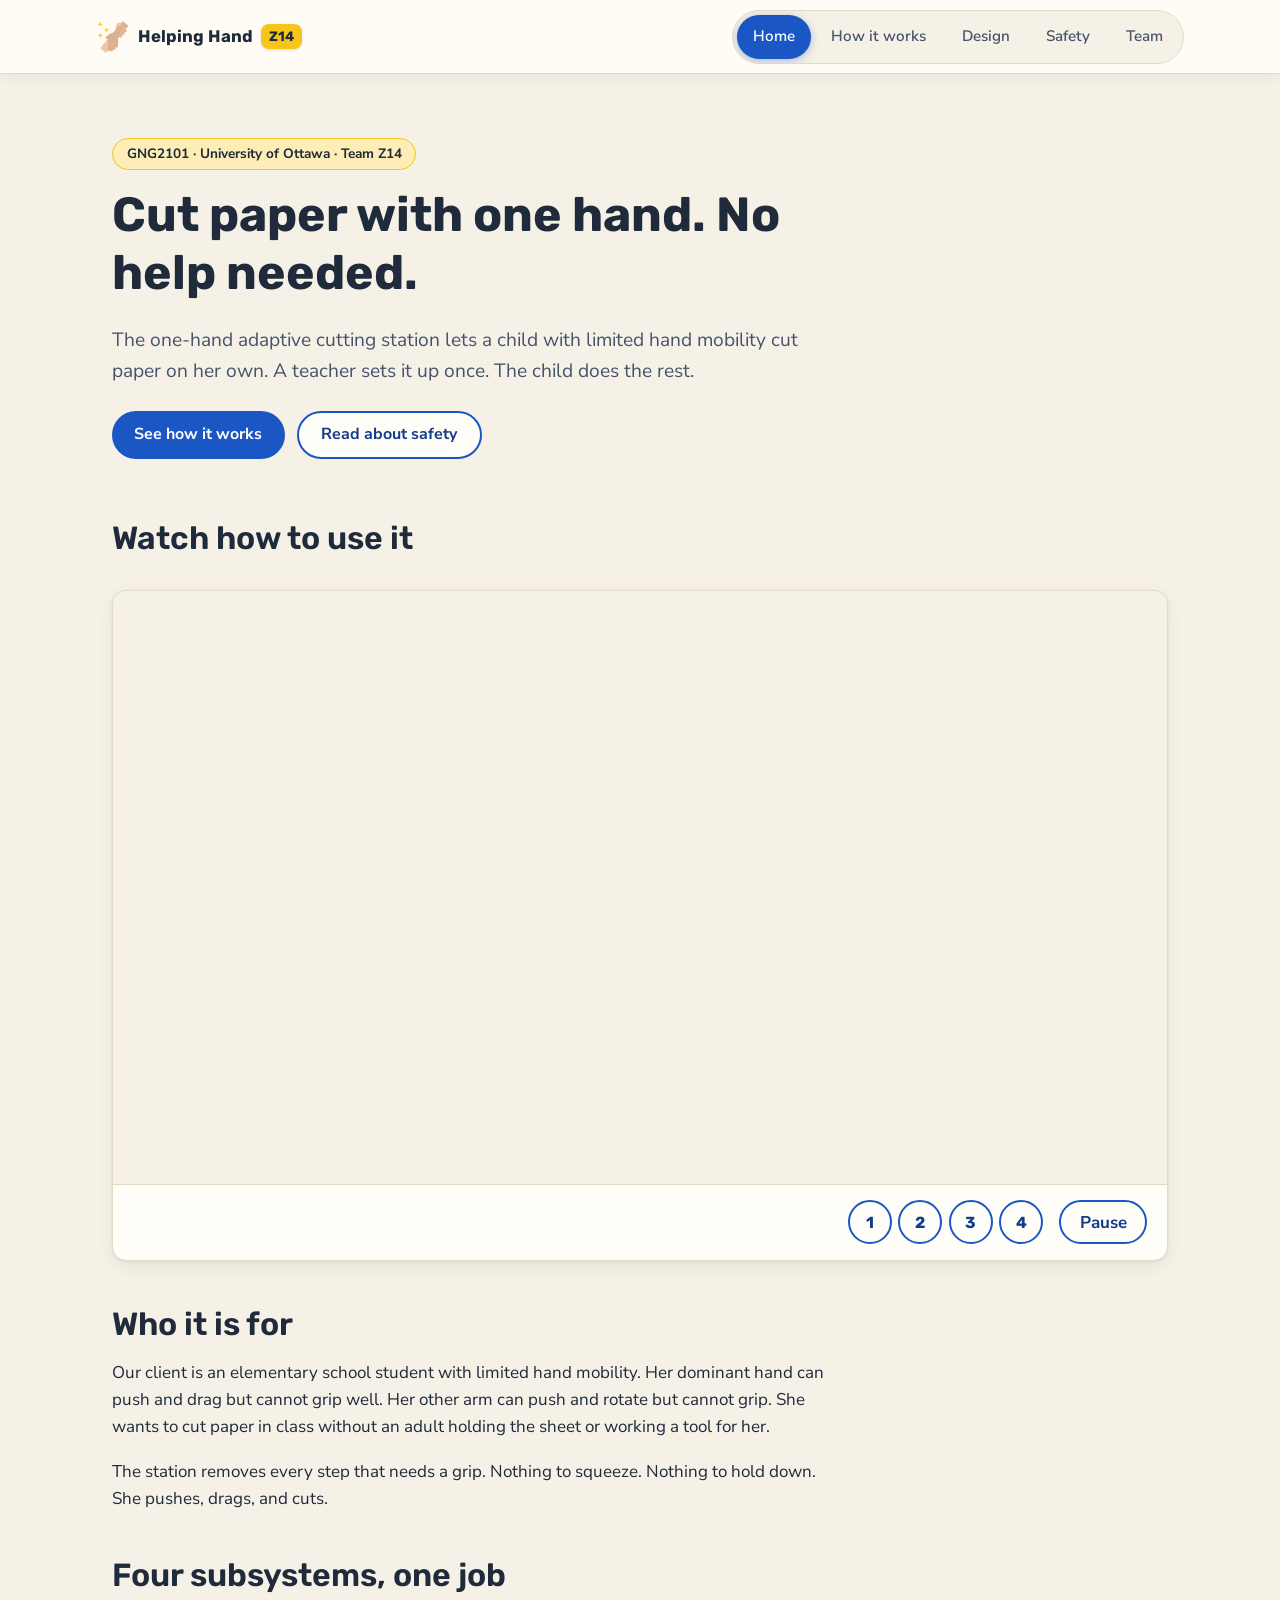
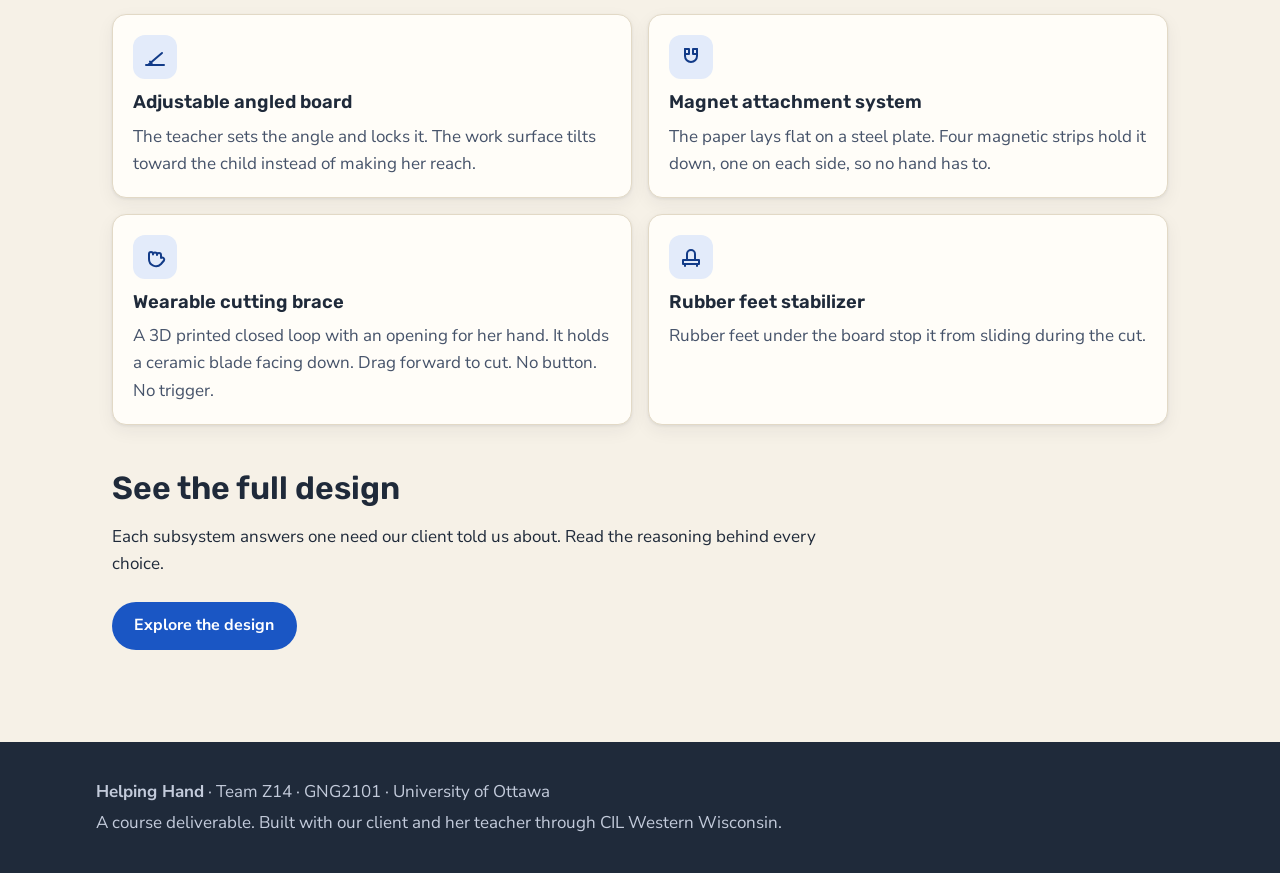
<file: index.html>
﻿<!DOCTYPE html>
<html lang="en">
<head>
  <meta charset="UTF-8">
  <meta name="viewport" content="width=device-width, initial-scale=1, viewport-fit=cover">
  <meta name="description" content="A one-hand adaptive cutting station that lets a child with limited hand mobility cut paper independently. Built by Team Z14 for GNG2101 at the University of Ottawa.">
  <title>One-Hand Adaptive Cutting Station | Helping Hand</title>
  <link rel="icon" href="logo.png" type="image/png">
  <link rel="stylesheet" href="styles.css">
  <style>
    /* How-to video: a four-scene animated sequence on one 24s loop */
    .howto-video {
      background: var(--surface);
      border: 1px solid var(--line);
      border-radius: var(--radius);
      box-shadow: var(--shadow);
      overflow: hidden;
      margin: 2rem 0 0;
    }
    .howto-video svg { display: block; width: 100%; height: auto; }
    .howto-video .vbar {
      display: flex;
      flex-wrap: wrap;
      align-items: center;
      gap: 0.75rem 1rem;
      padding: 0.75rem 1.25rem;
      border-top: 1px solid var(--line);
    }
    .vcaps {
      position: relative;
      flex: 1;
      min-height: 3em;
      display: grid;
    }
    .vcap {
      grid-area: 1 / 1;
      margin: 0;
      align-self: center;
      font-weight: 600;
      color: var(--ink-soft);
      opacity: 0;
    }
    .video-toggle {
      flex-shrink: 0;
      min-height: 44px;
      min-width: 88px;
      border: 2px solid var(--blue);
      background: var(--surface);
      color: var(--blue-dark);
      font: inherit;
      font-weight: 700;
      border-radius: 999px;
      padding: 0.4rem 1.1rem;
      cursor: pointer;
      touch-action: manipulation;
      transition: background 200ms ease-out;
    }
    .video-toggle:hover { background: var(--blue-tint); }

    .vnums { display: flex; gap: 0.4rem; flex-shrink: 0; }
    .vnum {
      width: 44px;
      height: 44px;
      border-radius: 50%;
      border: 2px solid var(--blue);
      background: var(--surface);
      color: var(--blue-dark);
      font-family: 'Rubik', sans-serif;
      font-weight: 700;
      font-size: 1rem;
      cursor: pointer;
      touch-action: manipulation;
      transition: background 200ms ease-out, transform 150ms ease-out;
    }
    .vnum:hover { background: var(--blue-tint); }
    .vnum:active { transform: scale(0.94); }

    /* Phone view: caption on top, numbers and pause spaced on one row below */
    @media (max-width: 600px) {
      .vcaps { flex-basis: 100%; }
      .vnums { flex: 1; justify-content: space-between; }
    }

    .scene { opacity: 0; }

    .howto-video.no-anim * { animation: none !important; }

    @media (prefers-reduced-motion: no-preference) {
      .scene.s1 { animation: sc1 24s ease-in-out infinite; }
      .scene.s2 { animation: sc2 24s ease-in-out infinite; }
      .scene.s3 { animation: sc3 24s ease-in-out infinite; }
      .scene.s4 { animation: sc4 24s ease-in-out infinite; }
      .vcap.c1 { animation: sc1 24s ease-in-out infinite; }
      .vcap.c2 { animation: sc2 24s ease-in-out infinite; }
      .vcap.c3 { animation: sc3 24s ease-in-out infinite; }
      .vcap.c4 { animation: sc4 24s ease-in-out infinite; }

      .anim-board    { animation: kb-board 24s ease-in-out infinite; transform-origin: 300px 366px; }
      .anim-lock     { animation: kb-lock 24s ease-in-out infinite; }
      .anim-paper2   { animation: kb-paper 24s ease-out infinite; }
      .st-top        { animation: kb-st-top 24s ease-out infinite; }
      .st-right      { animation: kb-st-right 24s ease-out infinite; }
      .st-bottom     { animation: kb-st-bottom 24s ease-out infinite; }
      .st-left       { animation: kb-st-left 24s ease-out infinite; }
      .anim-brace-on { animation: kb-brace-on 24s ease-out infinite; }
      .anim-brace-cut{ animation: kb-brace-cut 24s ease-in-out infinite; }
      .anim-cutline  { animation: kb-cutline 24s ease-in-out infinite; }

      @keyframes sc1 { 0%, 23% { opacity: 1; } 25%, 100% { opacity: 0; } }
      @keyframes sc2 { 0%, 25% { opacity: 0; } 27%, 48% { opacity: 1; } 50%, 100% { opacity: 0; } }
      @keyframes sc3 { 0%, 50% { opacity: 0; } 52%, 73% { opacity: 1; } 75%, 100% { opacity: 0; } }
      @keyframes sc4 { 0%, 75% { opacity: 0; } 77%, 97% { opacity: 1; } 100% { opacity: 0; } }

      @keyframes kb-board { 0%, 6% { transform: rotate(-6deg); } 16%, 100% { transform: rotate(-28deg); } }
      @keyframes kb-lock  { 0%, 16% { opacity: 0; } 19%, 100% { opacity: 1; } }
      @keyframes kb-paper { 0%, 27% { opacity: 0; transform: translateY(-40px); } 32%, 100% { opacity: 1; transform: none; } }
      @keyframes kb-st-top    { 0%, 33% { opacity: 0; transform: translateY(-16px); } 35.5%, 100% { opacity: 1; transform: none; } }
      @keyframes kb-st-right  { 0%, 36% { opacity: 0; transform: translateX(16px); }  38.5%, 100% { opacity: 1; transform: none; } }
      @keyframes kb-st-bottom { 0%, 39% { opacity: 0; transform: translateY(16px); }  41.5%, 100% { opacity: 1; transform: none; } }
      @keyframes kb-st-left   { 0%, 42% { opacity: 0; transform: translateX(-16px); } 44.5%, 100% { opacity: 1; transform: none; } }
      @keyframes kb-brace-on  { 0%, 53% { opacity: 0; transform: translateY(-120px); } 56% { opacity: 1; } 62%, 100% { opacity: 1; transform: none; } }
      @keyframes kb-brace-cut { 0%, 78% { transform: translateY(0); } 94%, 100% { transform: translateY(-160px); } }
      @keyframes kb-cutline   { 0%, 78% { stroke-dashoffset: 200; } 94%, 100% { stroke-dashoffset: 0; } }

      .howto-video .scene,
      .howto-video .vcap,
      .howto-video [class^="anim-"],
      .howto-video [class^="st-"] {
        animation-delay: var(--seek, 0s);
      }

      .howto-video.is-paused .scene,
      .howto-video.is-paused .vcap,
      .howto-video.is-paused [class^="anim-"],
      .howto-video.is-paused [class^="st-"] {
        animation-play-state: paused;
      }
    }

    /* Reduced motion: still frames, the number buttons switch scenes */
    @media (prefers-reduced-motion: reduce) {
      .video-toggle { display: none; }
      .howto-video:not(.show-s1):not(.show-s3):not(.show-s4) .scene.s2,
      .howto-video:not(.show-s1):not(.show-s3):not(.show-s4) .vcap.c2 { opacity: 1; }
      .howto-video.show-s1 .scene.s1, .howto-video.show-s1 .vcap.c1 { opacity: 1; }
      .howto-video.show-s2 .scene.s2, .howto-video.show-s2 .vcap.c2 { opacity: 1; }
      .howto-video.show-s3 .scene.s3, .howto-video.show-s3 .vcap.c3 { opacity: 1; }
      .howto-video.show-s4 .scene.s4, .howto-video.show-s4 .vcap.c4 { opacity: 1; }
    }
  </style>
</head>
<body>
  <a class="skip-link" href="#main">Skip to main content</a>

  <header class="site-header">
    <div class="header-inner">
      <a class="brand" href="index.html"><img class="brand-logo" src="logo.png" alt=""> Helping Hand <span class="brand-badge">Z14</span></a>
      <nav class="site-nav" aria-label="Main navigation">
        <a href="index.html" aria-current="page">Home</a>
        <a href="how-it-works.html">How it works</a>
        <a href="design.html">Design</a>
        <a href="safety.html">Safety</a>
        <a href="team.html">Team</a>
      </nav>
    </div>
  </header>

  <main id="main">
    <section class="hero reveal">
      <span class="eyebrow">GNG2101 · University of Ottawa · Team Z14</span>
      <h1>Cut paper with one hand. No help needed.</h1>
      <p class="lede">The one-hand adaptive cutting station lets a child with limited hand mobility cut paper on her own. A teacher sets it up once. The child does the rest.</p>
      <div class="cta-row">
        <a class="btn btn-primary" href="how-it-works.html">See how it works</a>
        <a class="btn btn-secondary" href="safety.html">Read about safety</a>
      </div>
    </section>

    <section aria-labelledby="video-heading">
      <h2 id="video-heading">Watch how to use it</h2>
      <figure class="howto-video" id="howto-video">
        <!-- TODO: replace this animated sequence with real prototype footage when video is added to the repo. -->
        <svg viewBox="0 0 800 450" role="img" aria-label="Animated demo in four scenes. One: the teacher tilts the board and locks the angle. Two: paper lays on the steel plate and four magnetic strips press it down, one on each side. Three: the closed-loop brace slides over the child's hand with the blade pointing down. Four: she drags her hand forward and the blade cuts the paper.">
          <rect width="800" height="450" fill="#f6f1e7"/>

          <!-- Scene 1: set the angle (side view) -->
          <g class="scene s1">
            <rect x="60" y="384" width="680" height="8" rx="4" fill="#e2d9c6"/>
            <rect x="290" y="374" width="36" height="12" rx="6" fill="#1f2a3a"/>
            <rect x="560" y="374" width="36" height="12" rx="6" fill="#1f2a3a"/>
            <rect x="280" y="360" width="330" height="16" rx="4" fill="#b08a52"/>
            <g class="anim-board">
              <rect x="296" y="350" width="320" height="14" rx="4" fill="#c9a36a"/>
              <rect x="540" y="336" width="10" height="18" rx="3" fill="#46536a"/>
            </g>
            <g class="anim-lock">
              <circle cx="650" cy="240" r="26" fill="#f5c518"/>
              <path d="M638 240 l8 9 l16 -18" stroke="#1f2a3a" stroke-width="4" fill="none" stroke-linecap="round" stroke-linejoin="round"/>
              <text x="650" y="292" text-anchor="middle" font-family="Rubik, sans-serif" font-size="16" fill="#46536a">Locked</text>
            </g>
            <text x="80" y="60" font-family="Rubik, sans-serif" font-size="18" fill="#46536a">The teacher tilts the board, then locks it.</text>
          </g>

          <!-- Scene 2: load the paper, four strips -->
          <g class="scene s2">
            <rect x="200" y="60" width="400" height="330" rx="14" fill="#c9a36a"/>
            <rect x="230" y="85" width="340" height="280" rx="8" fill="#aeb6c2"/>
            <g class="anim-paper2">
              <rect x="270" y="125" width="260" height="200" rx="4" fill="#ffffff"/>
            </g>
            <rect class="st-top"    x="278" y="118" width="244" height="14" rx="7" fill="#1a56c4"/>
            <rect class="st-right"  x="523" y="141" width="14" height="168" rx="7" fill="#1a56c4"/>
            <rect class="st-bottom" x="278" y="318" width="244" height="14" rx="7" fill="#1a56c4"/>
            <rect class="st-left"   x="263" y="141" width="14" height="168" rx="7" fill="#1a56c4"/>
            <text x="80" y="40" font-family="Rubik, sans-serif" font-size="18" fill="#46536a">Four magnetic strips. One per side.</text>
          </g>

          <!-- Scene 3: brace slides over the hand -->
          <g class="scene s3">
            <path d="M330 340 q-22 -70 0 -130 q12 -34 70 -34 q58 0 70 34 q22 60 0 130 z" fill="#fffdf8" stroke="#46536a" stroke-width="4"/>
            <g class="anim-brace-on">
              <path fill-rule="evenodd" fill="#f5c518" stroke="#d9a900" stroke-width="2" d="M310 160 h180 a30 30 0 0 1 30 30 v60 a30 30 0 0 1 -30 30 h-180 a30 30 0 0 1 -30 -30 v-60 a30 30 0 0 1 30 -30 Z M355 195 h90 a25 25 0 0 1 25 25 a25 25 0 0 1 -25 25 h-90 a25 25 0 0 1 -25 -25 a25 25 0 0 1 25 -25 Z"/>
              <rect x="390" y="282" width="16" height="26" rx="3" fill="#46536a"/>
              <polygon points="392,308 404,308 398,324" fill="#e8ecf4" stroke="#46536a" stroke-width="2"/>
            </g>
            <text x="80" y="60" font-family="Rubik, sans-serif" font-size="18" fill="#46536a">The hand slides through the opening.</text>
            <text x="80" y="86" font-family="Rubik, sans-serif" font-size="18" fill="#46536a">The blade points down.</text>
          </g>

          <!-- Scene 4: drag forward, the blade cuts -->
          <g class="scene s4">
            <rect x="200" y="60" width="400" height="330" rx="14" fill="#c9a36a"/>
            <rect x="230" y="85" width="340" height="280" rx="8" fill="#aeb6c2"/>
            <rect x="270" y="125" width="260" height="200" rx="4" fill="#ffffff"/>
            <rect x="278" y="118" width="244" height="14" rx="7" fill="#1a56c4"/>
            <rect x="523" y="141" width="14" height="168" rx="7" fill="#1a56c4"/>
            <rect x="278" y="318" width="244" height="14" rx="7" fill="#1a56c4"/>
            <rect x="263" y="141" width="14" height="168" rx="7" fill="#1a56c4"/>
            <line class="anim-cutline" x1="400" y1="312" x2="400" y2="150" stroke="#1f2a3a" stroke-width="3" stroke-linecap="round" pathLength="200" stroke-dasharray="200" stroke-dashoffset="200"/>
            <g class="anim-brace-cut">
              <g transform="translate(365 295)">
                <path fill-rule="evenodd" fill="#f5c518" stroke="#d9a900" stroke-width="1.5" d="M14 0 h42 a14 14 0 0 1 14 14 v16 a14 14 0 0 1 -14 14 h-42 a14 14 0 0 1 -14 -14 v-16 a14 14 0 0 1 14 -14 Z M26 12 h18 a8 8 0 0 1 8 8 v4 a8 8 0 0 1 -8 8 h-18 a8 8 0 0 1 -8 -8 v-4 a8 8 0 0 1 8 -8 Z"/>
              </g>
            </g>
            <text x="80" y="40" font-family="Rubik, sans-serif" font-size="18" fill="#46536a">She drags forward. The blade cuts.</text>
          </g>
        </svg>
        <figcaption class="vbar">
          <div class="vcaps">
            <p class="vcap c1">Step 1. The teacher sets the angle and locks the board.</p>
            <p class="vcap c2">Step 2. The paper lays flat. Four magnetic strips press it down, one on each side.</p>
            <p class="vcap c3">Step 3. The brace slides over her hand. The blade points down.</p>
            <p class="vcap c4">Step 4. She drags her hand forward. The blade cuts as it moves.</p>
          </div>
          <div class="vnums" role="group" aria-label="Jump to a step">
            <button class="vnum" type="button" aria-label="Step 1: set the angle" onclick="vseek(1, 0)">1</button>
            <button class="vnum" type="button" aria-label="Step 2: load the paper" onclick="vseek(2, 6.5)">2</button>
            <button class="vnum" type="button" aria-label="Step 3: put on the brace" onclick="vseek(3, 12.5)">3</button>
            <button class="vnum" type="button" aria-label="Step 4: drag and cut" onclick="vseek(4, 18.5)">4</button>
          </div>
          <button class="video-toggle" type="button" id="vtoggle" aria-pressed="false" onclick="var f=document.getElementById('howto-video');var p=f.classList.toggle('is-paused');this.textContent=p?'Play':'Pause';this.setAttribute('aria-pressed',p);">Pause</button>
        </figcaption>
      </figure>
      <script>
        function vseek(n, t) {
          var f = document.getElementById('howto-video');
          f.classList.remove('is-paused', 'show-s1', 'show-s2', 'show-s3', 'show-s4');
          f.classList.add('show-s' + n);
          var tg = document.getElementById('vtoggle');
          tg.textContent = 'Pause';
          tg.setAttribute('aria-pressed', 'false');
          f.style.setProperty('--seek', (-t) + 's');
          f.classList.add('no-anim');
          void f.offsetWidth;
          f.classList.remove('no-anim');
        }
      </script>
    </section>

    <section aria-labelledby="who-heading" class="prose">
      <h2 id="who-heading">Who it is for</h2>
      <p>Our client is an elementary school student with limited hand mobility. Her dominant hand can push and drag but cannot grip well. Her other arm can push and rotate but cannot grip. She wants to cut paper in class without an adult holding the sheet or working a tool for her.</p>
      <p>The station removes every step that needs a grip. Nothing to squeeze. Nothing to hold down. She pushes, drags, and cuts.</p>
    </section>

    <section aria-labelledby="subsystems-heading">
      <h2 id="subsystems-heading">Four subsystems, one job</h2>
      <ul class="card-grid">
        <li class="card">
          <span class="icon" aria-hidden="true">
            <svg viewBox="0 0 24 24" fill="none" stroke="currentColor" stroke-width="2" stroke-linecap="round" stroke-linejoin="round"><path d="M3 20h18"/><path d="M5 20L19 8"/><path d="M9 20a4 4 0 0 0-2-3.5"/></svg>
          </span>
          <h3>Adjustable angled board</h3>
          <p>The teacher sets the angle and locks it. The work surface tilts toward the child instead of making her reach.</p>
        </li>
        <li class="card">
          <span class="icon" aria-hidden="true">
            <svg viewBox="0 0 24 24" fill="none" stroke="currentColor" stroke-width="2" stroke-linecap="round" stroke-linejoin="round"><path d="M6 4v7a6 6 0 0 0 12 0V4"/><path d="M6 4h4v5H6zM14 4h4v5h-4z"/></svg>
          </span>
          <h3>Magnet attachment system</h3>
          <p>The paper lays flat on a steel plate. Four magnetic strips hold it down, one on each side, so no hand has to.</p>
        </li>
        <li class="card">
          <span class="icon" aria-hidden="true">
            <svg viewBox="0 0 24 24" fill="none" stroke="currentColor" stroke-width="2" stroke-linecap="round" stroke-linejoin="round"><path d="M18 12.5V10a2 2 0 0 0-4 0v-.5a2 2 0 0 0-4 0V9a2 2 0 0 0-4 0v5a7 7 0 0 0 12 5l3-3.5a2 2 0 0 0-3-2.5z"/></svg>
          </span>
          <h3>Wearable cutting brace</h3>
          <p>A 3D printed closed loop with an opening for her hand. It holds a ceramic blade facing down. Drag forward to cut. No button. No trigger.</p>
        </li>
        <li class="card">
          <span class="icon" aria-hidden="true">
            <svg viewBox="0 0 24 24" fill="none" stroke="currentColor" stroke-width="2" stroke-linecap="round" stroke-linejoin="round"><path d="M4 15h16v4H4z"/><path d="M6 19v2M18 19v2M8 15V9a4 4 0 0 1 8 0v6"/></svg>
          </span>
          <h3>Rubber feet stabilizer</h3>
          <p>Rubber feet under the board stop it from sliding during the cut.</p>
        </li>
      </ul>
    </section>

    <section aria-labelledby="cta-heading" class="prose">
      <h2 id="cta-heading">See the full design</h2>
      <p>Each subsystem answers one need our client told us about. Read the reasoning behind every choice.</p>
      <div class="cta-row">
        <a class="btn btn-primary" href="design.html">Explore the design</a>
      </div>
    </section>
  </main>

  <footer class="site-footer">
    <div class="footer-inner">
      <p><strong>Helping Hand</strong> · Team Z14 · GNG2101 · University of Ottawa</p>
      <p>A course deliverable. Built with our client and her teacher through CIL Western Wisconsin.</p>
    </div>
  </footer>
</body>
</html>
</file>
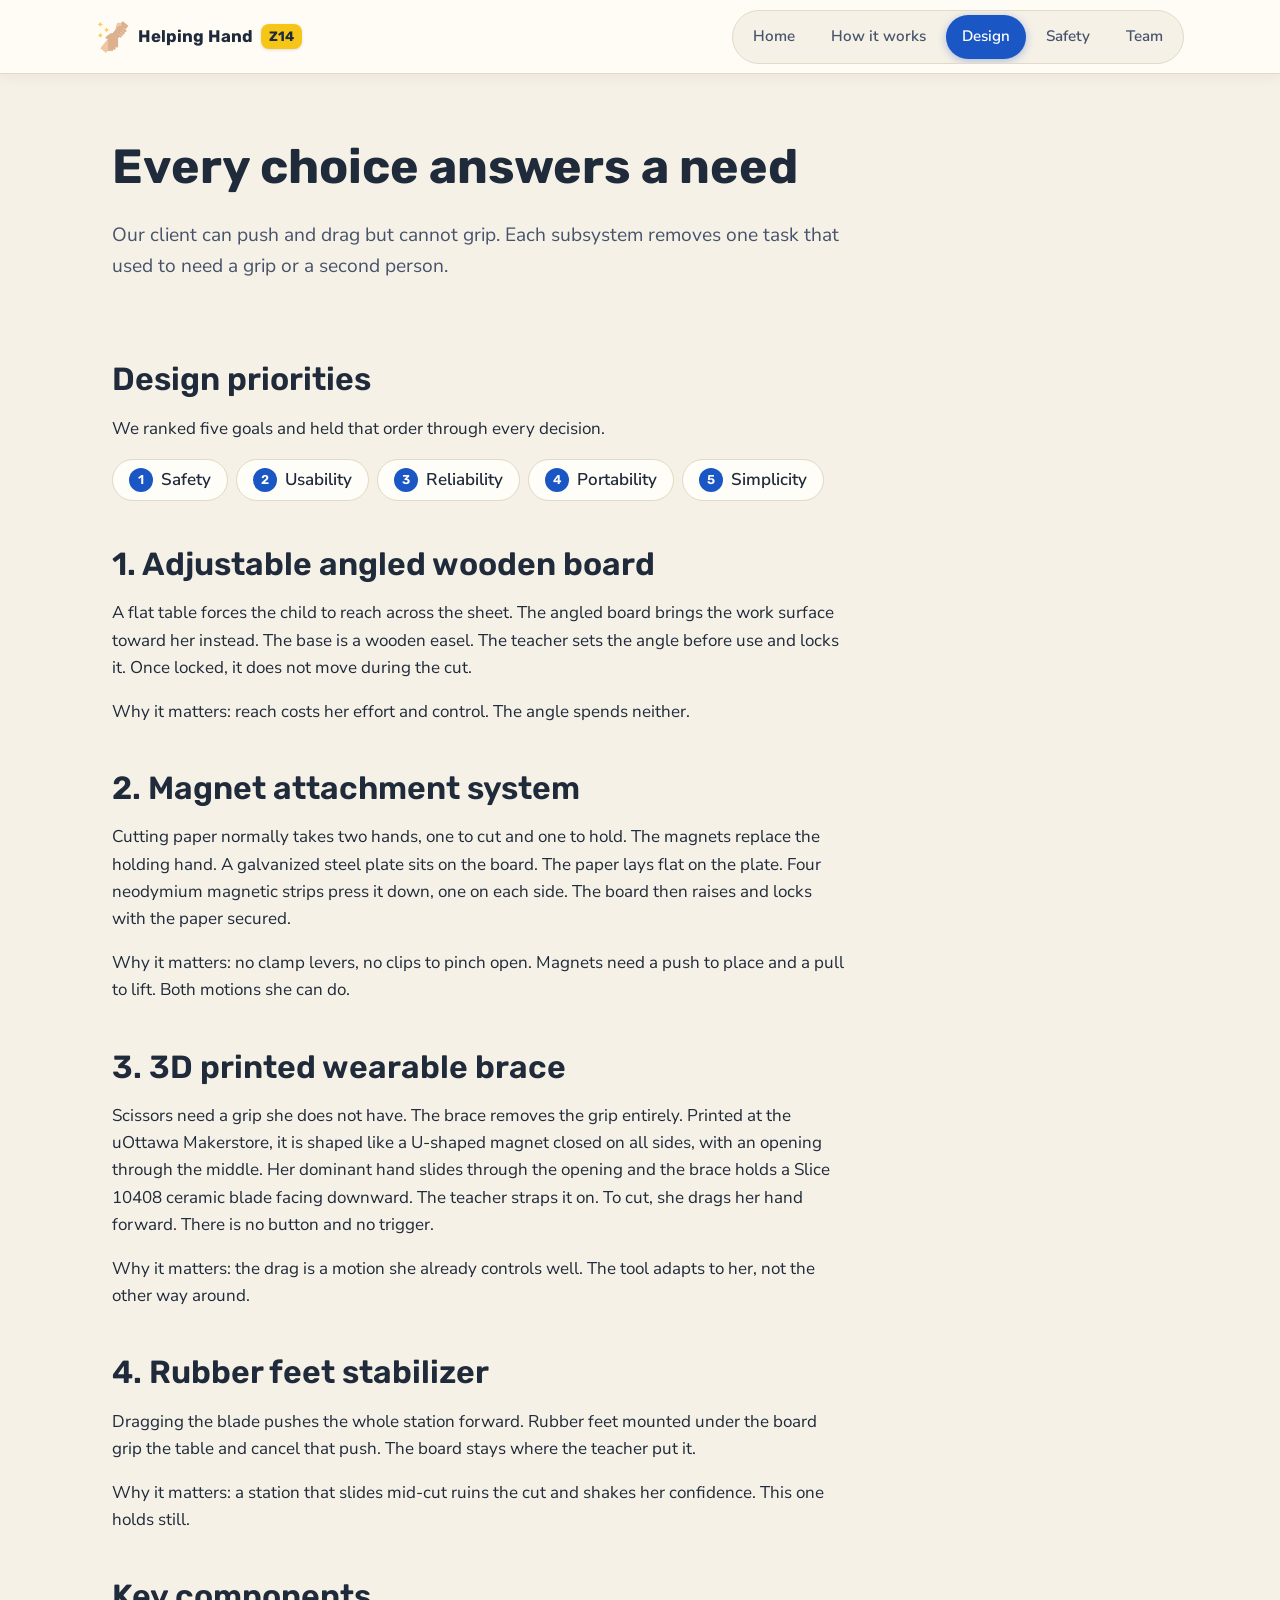
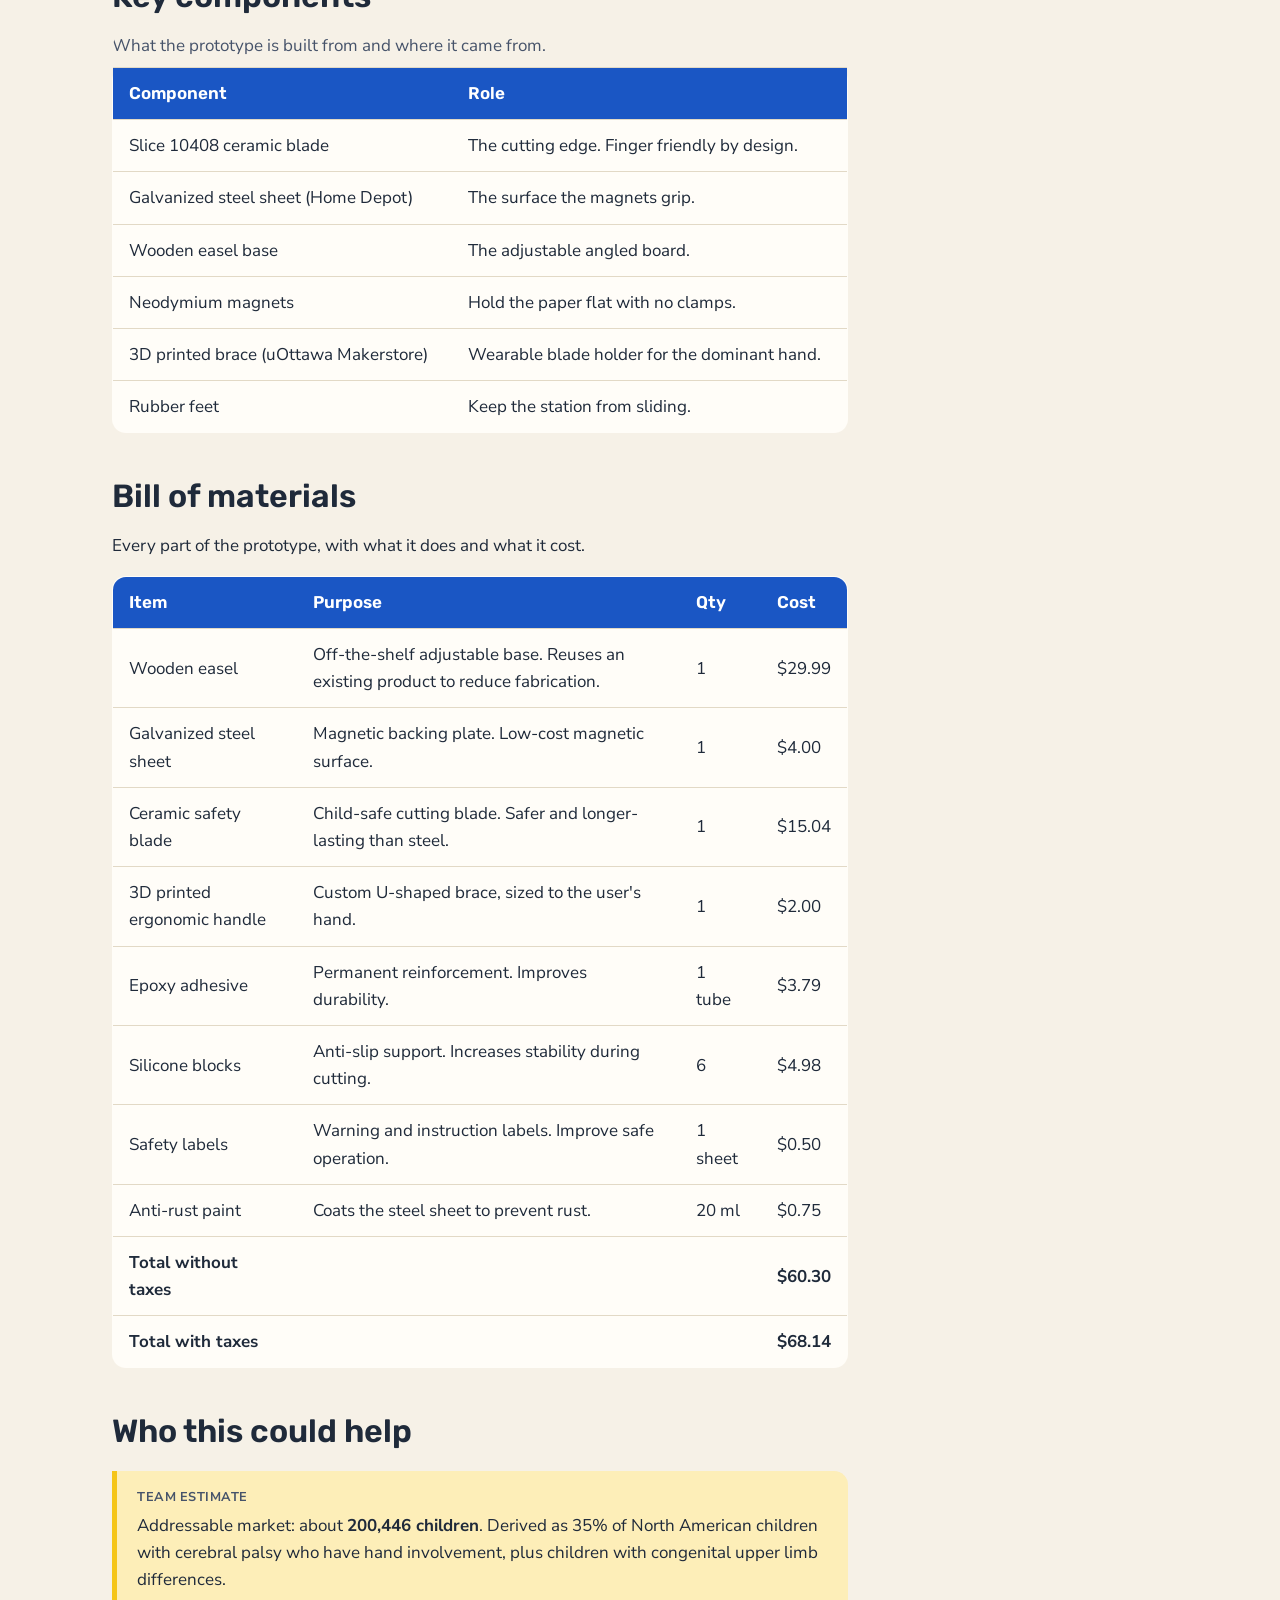
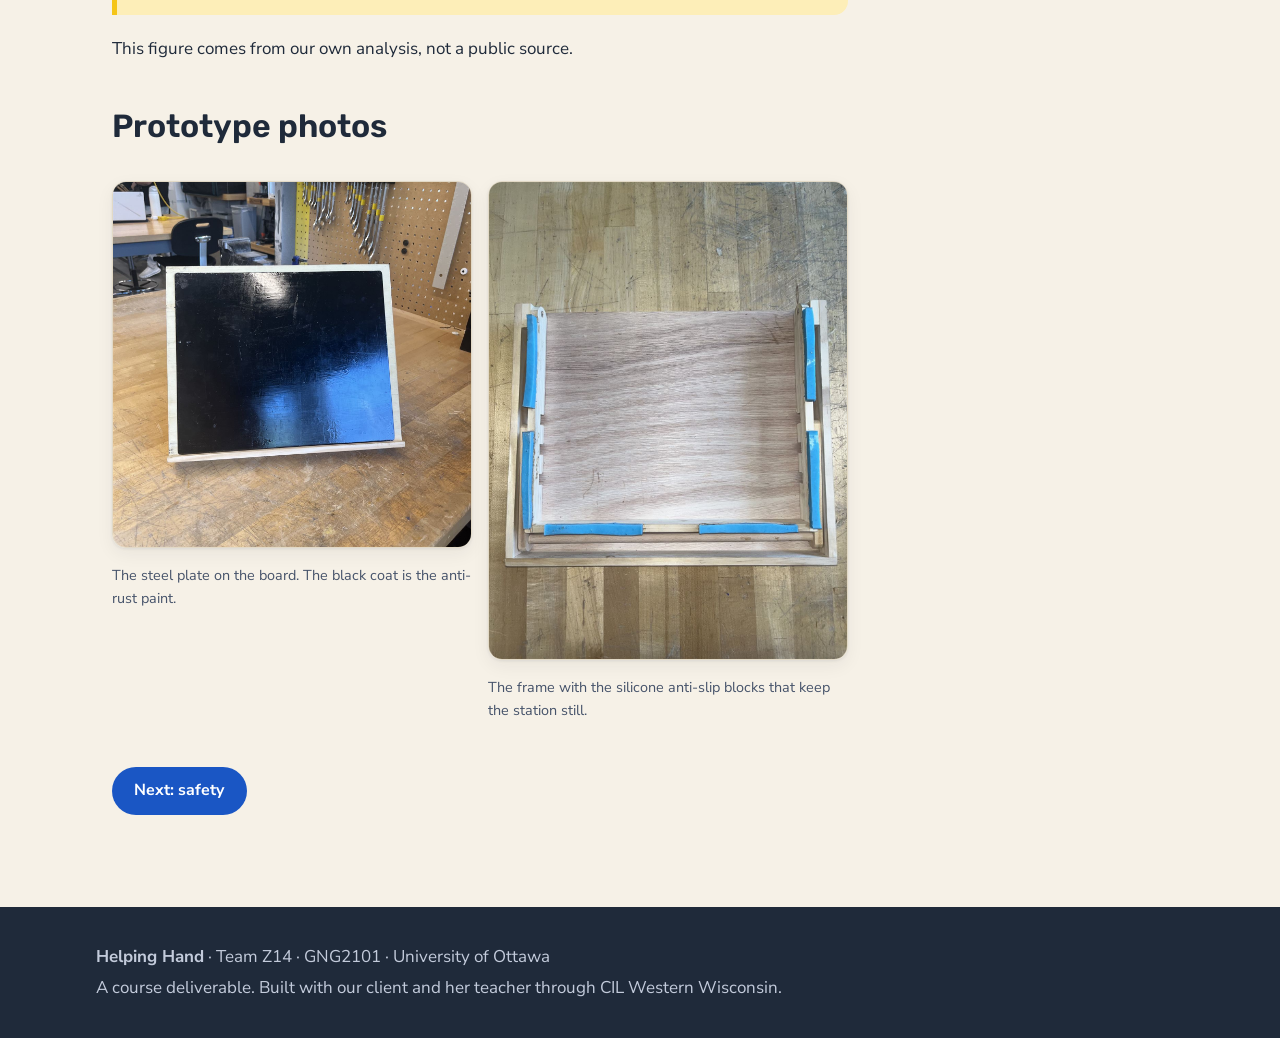
<file: design.html>
﻿<!DOCTYPE html>
<html lang="en">
<head>
  <meta charset="UTF-8">
  <meta name="viewport" content="width=device-width, initial-scale=1, viewport-fit=cover">
  <meta name="description" content="The four subsystems of the one-hand adaptive cutting station in detail, with the design priorities and the reasoning behind each choice.">
  <title>Design | One-Hand Adaptive Cutting Station | Helping Hand</title>
  <link rel="icon" href="logo.png" type="image/png">
  <link rel="stylesheet" href="styles.css">
</head>
<body>
  <a class="skip-link" href="#main">Skip to main content</a>

  <header class="site-header">
    <div class="header-inner">
      <a class="brand" href="index.html"><img class="brand-logo" src="logo.png" alt=""> Helping Hand <span class="brand-badge">Z14</span></a>
      <nav class="site-nav" aria-label="Main navigation">
        <a href="index.html">Home</a>
        <a href="how-it-works.html">How it works</a>
        <a href="design.html" aria-current="page">Design</a>
        <a href="safety.html">Safety</a>
        <a href="team.html">Team</a>
      </nav>
    </div>
  </header>

  <main id="main">
    <section class="hero reveal">
      <h1>Every choice answers a need</h1>
      <p class="lede">Our client can push and drag but cannot grip. Each subsystem removes one task that used to need a grip or a second person.</p>
    </section>

    <section aria-labelledby="priorities-heading" class="prose">
      <h2 id="priorities-heading">Design priorities</h2>
      <p>We ranked five goals and held that order through every decision.</p>
      <ol class="priority-list">
        <li><span class="rank" aria-hidden="true">1</span> Safety</li>
        <li><span class="rank" aria-hidden="true">2</span> Usability</li>
        <li><span class="rank" aria-hidden="true">3</span> Reliability</li>
        <li><span class="rank" aria-hidden="true">4</span> Portability</li>
        <li><span class="rank" aria-hidden="true">5</span> Simplicity</li>
      </ol>
    </section>

    <section aria-labelledby="board-heading" class="prose">
      <h2 id="board-heading">1. Adjustable angled wooden board</h2>
      <p>A flat table forces the child to reach across the sheet. The angled board brings the work surface toward her instead. The base is a wooden easel. The teacher sets the angle before use and locks it. Once locked, it does not move during the cut.</p>
      <p>Why it matters: reach costs her effort and control. The angle spends neither.</p>
    </section>

    <section aria-labelledby="magnet-heading" class="prose">
      <h2 id="magnet-heading">2. Magnet attachment system</h2>
      <p>Cutting paper normally takes two hands, one to cut and one to hold. The magnets replace the holding hand. A galvanized steel plate sits on the board. The paper lays flat on the plate. Four neodymium magnetic strips press it down, one on each side. The board then raises and locks with the paper secured.</p>
      <p>Why it matters: no clamp levers, no clips to pinch open. Magnets need a push to place and a pull to lift. Both motions she can do.</p>
    </section>

    <section aria-labelledby="brace-heading" class="prose">
      <h2 id="brace-heading">3. 3D printed wearable brace</h2>
      <p>Scissors need a grip she does not have. The brace removes the grip entirely. Printed at the uOttawa Makerstore, it is shaped like a U-shaped magnet closed on all sides, with an opening through the middle. Her dominant hand slides through the opening and the brace holds a Slice 10408 ceramic blade facing downward. The teacher straps it on. To cut, she drags her hand forward. There is no button and no trigger.</p>
      <p>Why it matters: the drag is a motion she already controls well. The tool adapts to her, not the other way around.</p>
    </section>

    <section aria-labelledby="feet-heading" class="prose">
      <h2 id="feet-heading">4. Rubber feet stabilizer</h2>
      <p>Dragging the blade pushes the whole station forward. Rubber feet mounted under the board grip the table and cancel that push. The board stays where the teacher put it.</p>
      <p>Why it matters: a station that slides mid-cut ruins the cut and shakes her confidence. This one holds still.</p>
    </section>

    <section aria-labelledby="components-heading">
      <h2 id="components-heading">Key components</h2>
      <div class="table-wrap">
        <table>
          <caption style="text-align:left; padding: 0 0 0.5rem; color: var(--ink-soft);">What the prototype is built from and where it came from.</caption>
          <thead>
            <tr>
              <th scope="col">Component</th>
              <th scope="col">Role</th>
            </tr>
          </thead>
          <tbody>
            <tr>
              <td>Slice 10408 ceramic blade</td>
              <td>The cutting edge. Finger friendly by design.</td>
            </tr>
            <tr>
              <td>Galvanized steel sheet (Home Depot)</td>
              <td>The surface the magnets grip.</td>
            </tr>
            <tr>
              <td>Wooden easel base</td>
              <td>The adjustable angled board.</td>
            </tr>
            <tr>
              <td>Neodymium magnets</td>
              <td>Hold the paper flat with no clamps.</td>
            </tr>
            <tr>
              <td>3D printed brace (uOttawa Makerstore)</td>
              <td>Wearable blade holder for the dominant hand.</td>
            </tr>
            <tr>
              <td>Rubber feet</td>
              <td>Keep the station from sliding.</td>
            </tr>
          </tbody>
        </table>
      </div>
    </section>

    <section aria-labelledby="bom-heading">
      <h2 id="bom-heading">Bill of materials</h2>
      <p class="prose">Every part of the prototype, with what it does and what it cost.</p>
      <div class="table-wrap">
        <table>
          <thead>
            <tr>
              <th scope="col">Item</th>
              <th scope="col">Purpose</th>
              <th scope="col">Qty</th>
              <th scope="col">Cost</th>
            </tr>
          </thead>
          <tbody>
            <tr>
              <td>Wooden easel</td>
              <td>Off-the-shelf adjustable base. Reuses an existing product to reduce fabrication.</td>
              <td>1</td>
              <td>$29.99</td>
            </tr>
            <tr>
              <td>Galvanized steel sheet</td>
              <td>Magnetic backing plate. Low-cost magnetic surface.</td>
              <td>1</td>
              <td>$4.00</td>
            </tr>
            <tr>
              <td>Ceramic safety blade</td>
              <td>Child-safe cutting blade. Safer and longer-lasting than steel.</td>
              <td>1</td>
              <td>$15.04</td>
            </tr>
            <tr>
              <td>3D printed ergonomic handle</td>
              <td>Custom U-shaped brace, sized to the user's hand.</td>
              <td>1</td>
              <td>$2.00</td>
            </tr>
            <tr>
              <td>Epoxy adhesive</td>
              <td>Permanent reinforcement. Improves durability.</td>
              <td>1 tube</td>
              <td>$3.79</td>
            </tr>
            <tr>
              <td>Silicone blocks</td>
              <td>Anti-slip support. Increases stability during cutting.</td>
              <td>6</td>
              <td>$4.98</td>
            </tr>
            <tr>
              <td>Safety labels</td>
              <td>Warning and instruction labels. Improve safe operation.</td>
              <td>1 sheet</td>
              <td>$0.50</td>
            </tr>
            <tr>
              <td>Anti-rust paint</td>
              <td>Coats the steel sheet to prevent rust.</td>
              <td>20 ml</td>
              <td>$0.75</td>
            </tr>
            <tr>
              <td><strong>Total without taxes</strong></td>
              <td></td>
              <td></td>
              <td><strong>$60.30</strong></td>
            </tr>
            <tr>
              <td><strong>Total with taxes</strong></td>
              <td></td>
              <td></td>
              <td><strong>$68.14</strong></td>
            </tr>
          </tbody>
        </table>
      </div>
    </section>

    <section aria-labelledby="numbers-heading" class="prose">
      <h2 id="numbers-heading">Who this could help</h2>
      <div class="estimate">
        <p class="label">Team estimate</p>
        <p>Addressable market: about <strong>200,446 children</strong>. Derived as 35% of North American children with cerebral palsy who have hand involvement, plus children with congenital upper limb differences.</p>
      </div>
      <p>This figure comes from our own analysis, not a public source.</p>
    </section>

    <section aria-labelledby="photos-heading" class="prose">
      <h2 id="photos-heading">Prototype photos</h2>
      <div class="photo-grid">
        <figure class="site-photo">
          <img src="photos/front-view-plate.jpg" alt="Front view of the prototype. The steel plate, painted black, fills the angled board. A wooden ledge runs along the bottom edge." loading="lazy" width="1373" height="1400">
          <figcaption>The steel plate on the board. The black coat is the anti-rust paint.</figcaption>
        </figure>
        <figure class="site-photo">
          <img src="photos/underside-feet.jpg" alt="The board folded flat, seen from above. Blue silicone blocks line the frame edges." loading="lazy" width="1050" height="1400">
          <figcaption>The frame with the silicone anti-slip blocks that keep the station still.</figcaption>
        </figure>
      </div>
      <div class="cta-row">
        <a class="btn btn-primary" href="safety.html">Next: safety</a>
      </div>
    </section>
  </main>

  <footer class="site-footer">
    <div class="footer-inner">
      <p><strong>Helping Hand</strong> · Team Z14 · GNG2101 · University of Ottawa</p>
      <p>A course deliverable. Built with our client and her teacher through CIL Western Wisconsin.</p>
    </div>
  </footer>
</body>
</html>
</file>
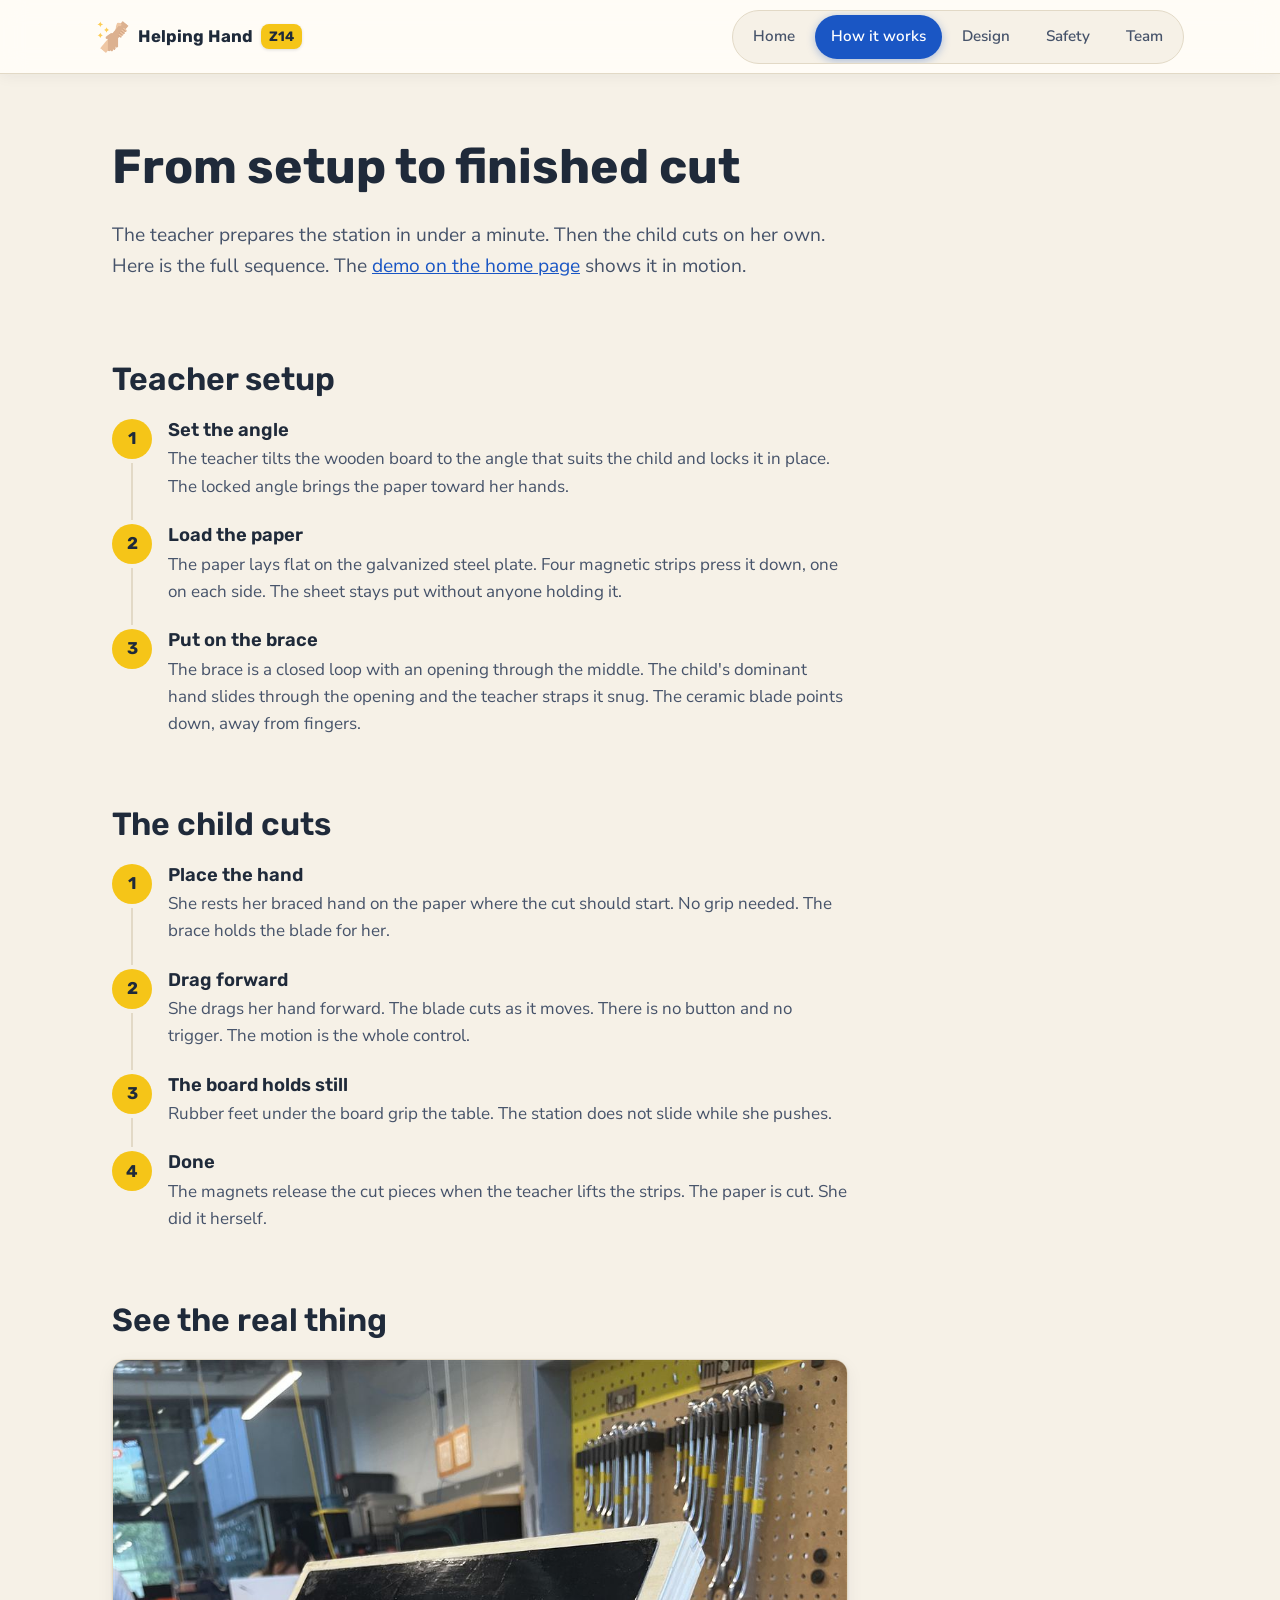
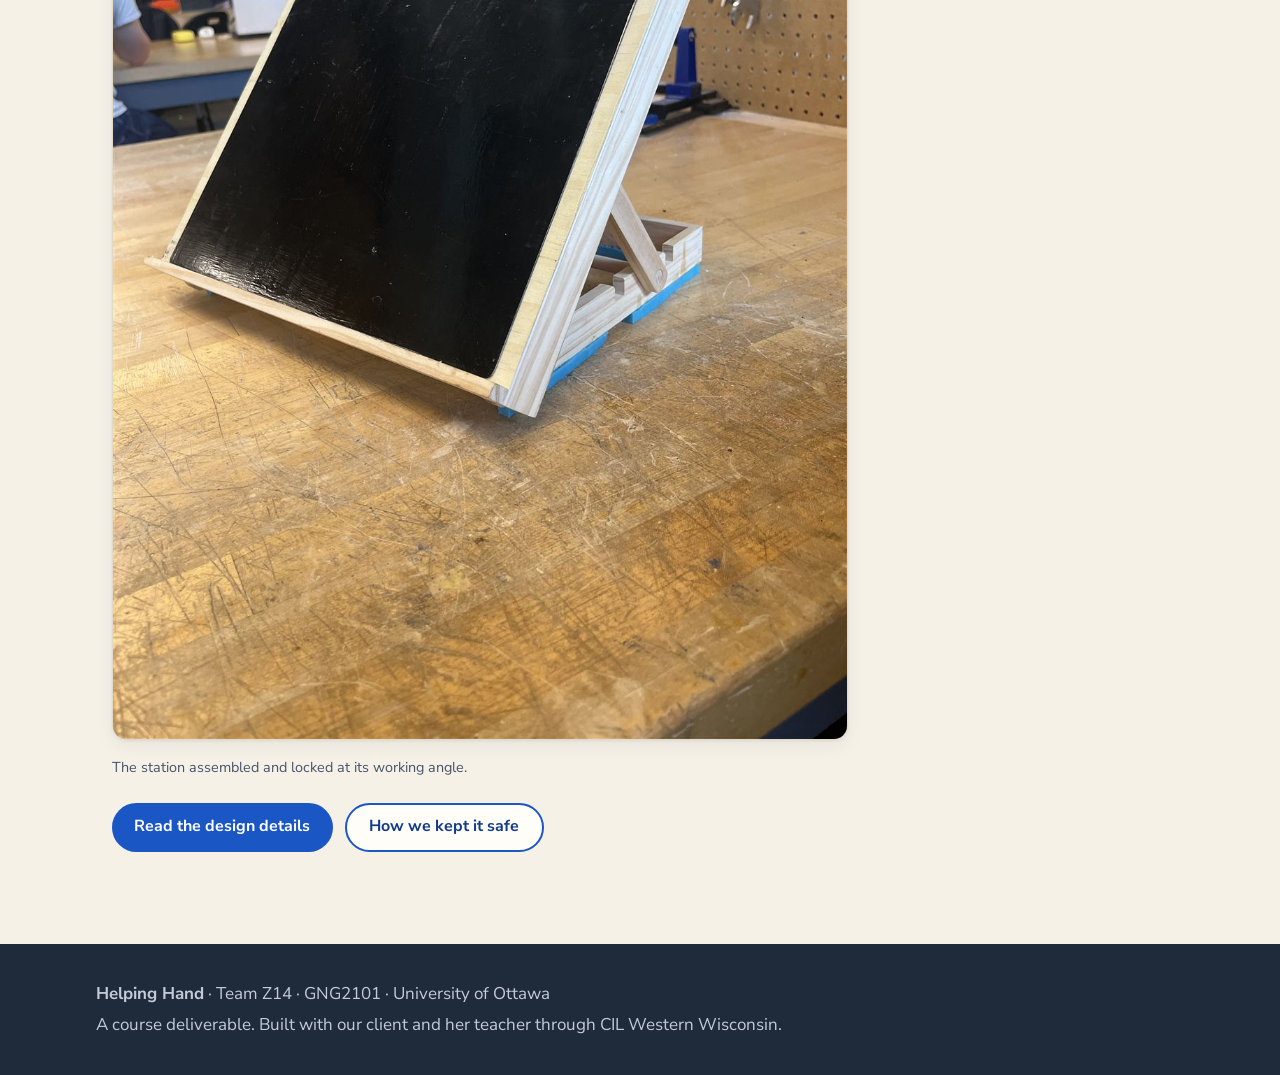
<file: how-it-works.html>
﻿<!DOCTYPE html>
<html lang="en">
<head>
  <meta charset="UTF-8">
  <meta name="viewport" content="width=device-width, initial-scale=1, viewport-fit=cover">
  <meta name="description" content="The cut sequence from setup to finished cut. How the one-hand adaptive cutting station works, step by step.">
  <title>How It Works | One-Hand Adaptive Cutting Station | Helping Hand</title>
  <link rel="icon" href="logo.png" type="image/png">
  <link rel="stylesheet" href="styles.css">
</head>
<body>
  <a class="skip-link" href="#main">Skip to main content</a>

  <header class="site-header">
    <div class="header-inner">
      <a class="brand" href="index.html"><img class="brand-logo" src="logo.png" alt=""> Helping Hand <span class="brand-badge">Z14</span></a>
      <nav class="site-nav" aria-label="Main navigation">
        <a href="index.html">Home</a>
        <a href="how-it-works.html" aria-current="page">How it works</a>
        <a href="design.html">Design</a>
        <a href="safety.html">Safety</a>
        <a href="team.html">Team</a>
      </nav>
    </div>
  </header>

  <main id="main">
    <section class="hero reveal">
      <h1>From setup to finished cut</h1>
      <p class="lede">The teacher prepares the station in under a minute. Then the child cuts on her own. Here is the full sequence. The <a href="index.html#video-heading">demo on the home page</a> shows it in motion.</p>
    </section>

    <section aria-labelledby="setup-heading">
      <h2 id="setup-heading">Teacher setup</h2>
      <ol class="steps">
        <li>
          <h3>Set the angle</h3>
          <p>The teacher tilts the wooden board to the angle that suits the child and locks it in place. The locked angle brings the paper toward her hands.</p>
        </li>
        <li>
          <h3>Load the paper</h3>
          <p>The paper lays flat on the galvanized steel plate. Four magnetic strips press it down, one on each side. The sheet stays put without anyone holding it.</p>
        </li>
        <li>
          <h3>Put on the brace</h3>
          <p>The brace is a closed loop with an opening through the middle. The child's dominant hand slides through the opening and the teacher straps it snug. The ceramic blade points down, away from fingers.</p>
        </li>
      </ol>
    </section>

    <section aria-labelledby="cut-heading">
      <h2 id="cut-heading">The child cuts</h2>
      <ol class="steps">
        <li>
          <h3>Place the hand</h3>
          <p>She rests her braced hand on the paper where the cut should start. No grip needed. The brace holds the blade for her.</p>
        </li>
        <li>
          <h3>Drag forward</h3>
          <p>She drags her hand forward. The blade cuts as it moves. There is no button and no trigger. The motion is the whole control.</p>
        </li>
        <li>
          <h3>The board holds still</h3>
          <p>Rubber feet under the board grip the table. The station does not slide while she pushes.</p>
        </li>
        <li>
          <h3>Done</h3>
          <p>The magnets release the cut pieces when the teacher lifts the strips. The paper is cut. She did it herself.</p>
        </li>
      </ol>
    </section>

    <section aria-labelledby="photo-heading" class="prose">
      <h2 id="photo-heading">See the real thing</h2>
      <figure class="site-photo">
        <img src="photos/board-side-view.jpg" alt="The prototype from the side. The black work surface sits at an angle on the wooden easel base, held by a locking support arm, with blue silicone blocks under the frame." loading="lazy" width="1050" height="1400">
        <figcaption>The station assembled and locked at its working angle.</figcaption>
      </figure>
      <div class="cta-row">
        <a class="btn btn-primary" href="design.html">Read the design details</a>
        <a class="btn btn-secondary" href="safety.html">How we kept it safe</a>
      </div>
    </section>
  </main>

  <footer class="site-footer">
    <div class="footer-inner">
      <p><strong>Helping Hand</strong> · Team Z14 · GNG2101 · University of Ottawa</p>
      <p>A course deliverable. Built with our client and her teacher through CIL Western Wisconsin.</p>
    </div>
  </footer>
</body>
</html>
</file>
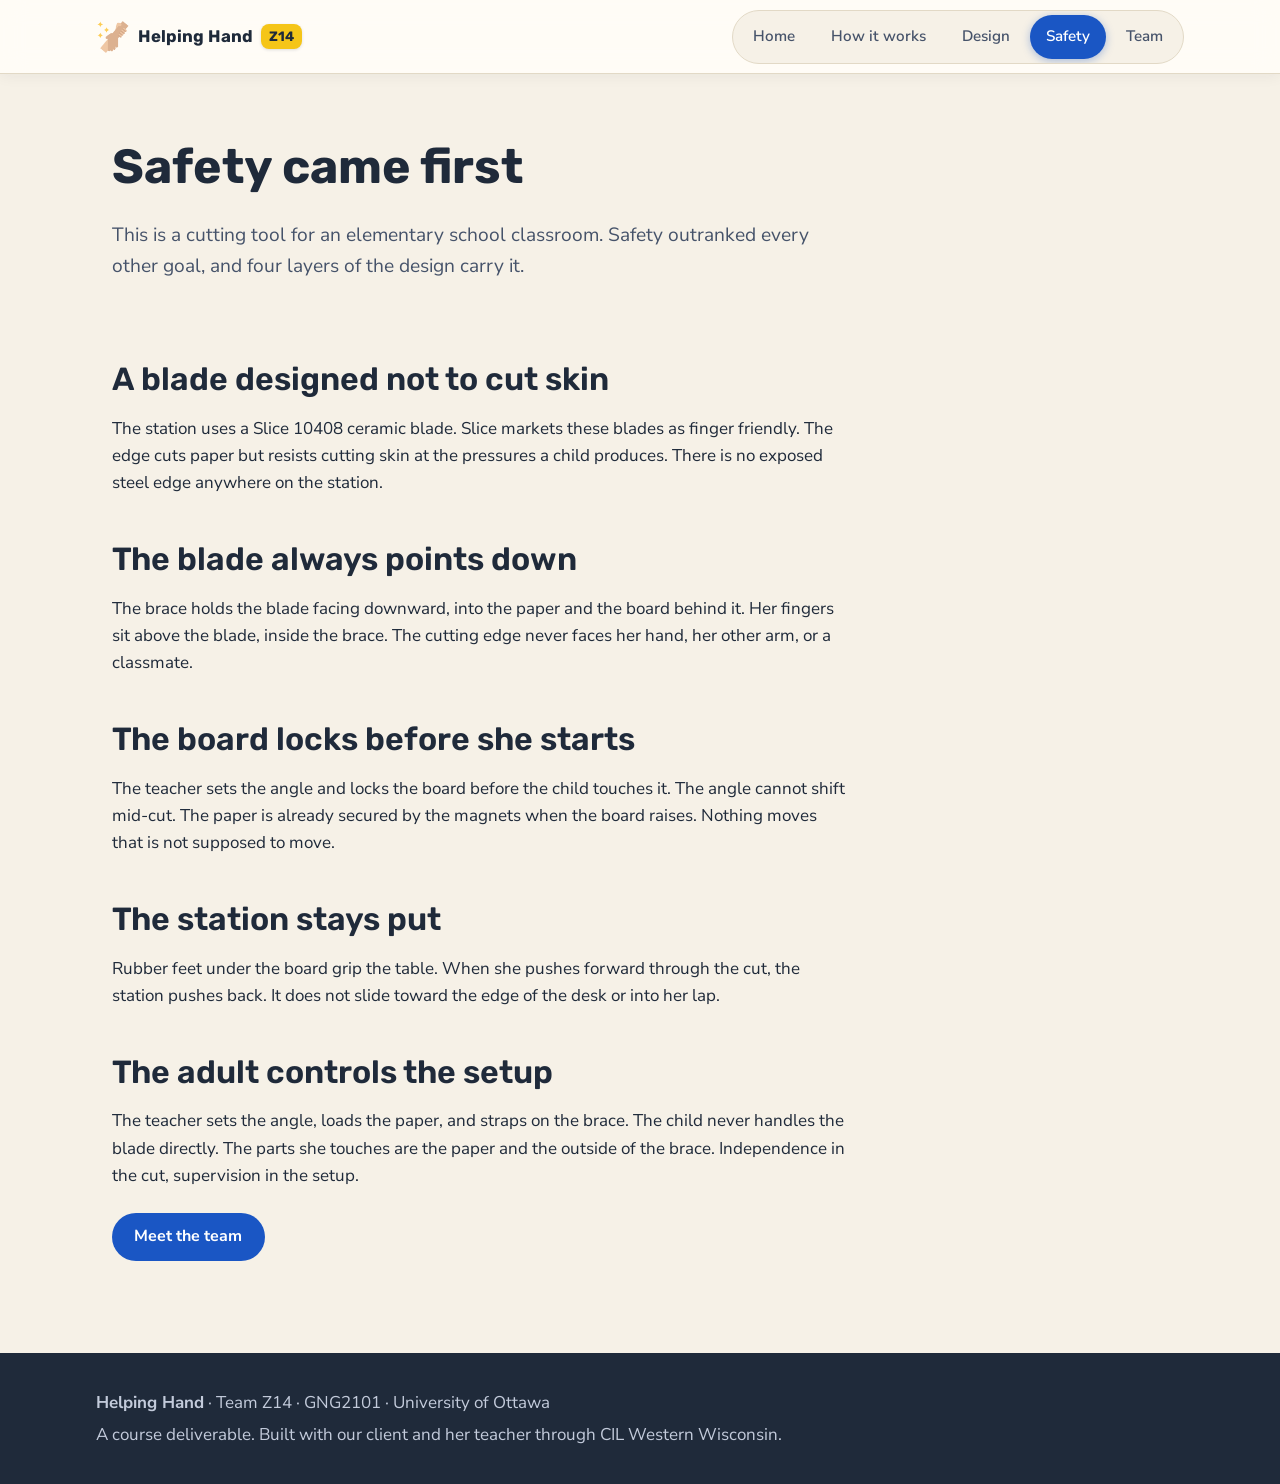
<file: safety.html>
﻿<!DOCTYPE html>
<html lang="en">
<head>
  <meta charset="UTF-8">
  <meta name="viewport" content="width=device-width, initial-scale=1, viewport-fit=cover">
  <meta name="description" content="How the one-hand adaptive cutting station stays safe: a finger-friendly ceramic blade, downward orientation, a locked board, and rubber feet.">
  <title>Safety | One-Hand Adaptive Cutting Station | Helping Hand</title>
  <link rel="icon" href="logo.png" type="image/png">
  <link rel="stylesheet" href="styles.css">
</head>
<body>
  <a class="skip-link" href="#main">Skip to main content</a>

  <header class="site-header">
    <div class="header-inner">
      <a class="brand" href="index.html"><img class="brand-logo" src="logo.png" alt=""> Helping Hand <span class="brand-badge">Z14</span></a>
      <nav class="site-nav" aria-label="Main navigation">
        <a href="index.html">Home</a>
        <a href="how-it-works.html">How it works</a>
        <a href="design.html">Design</a>
        <a href="safety.html" aria-current="page">Safety</a>
        <a href="team.html">Team</a>
      </nav>
    </div>
  </header>

  <main id="main">
    <section class="hero reveal">
      <h1>Safety came first</h1>
      <p class="lede">This is a cutting tool for an elementary school classroom. Safety outranked every other goal, and four layers of the design carry it.</p>
    </section>

    <section aria-labelledby="blade-heading" class="prose">
      <h2 id="blade-heading">A blade designed not to cut skin</h2>
      <p>The station uses a Slice 10408 ceramic blade. Slice markets these blades as finger friendly. The edge cuts paper but resists cutting skin at the pressures a child produces. There is no exposed steel edge anywhere on the station.</p>
    </section>

    <section aria-labelledby="downward-heading" class="prose">
      <h2 id="downward-heading">The blade always points down</h2>
      <p>The brace holds the blade facing downward, into the paper and the board behind it. Her fingers sit above the blade, inside the brace. The cutting edge never faces her hand, her other arm, or a classmate.</p>
    </section>

    <section aria-labelledby="locked-heading" class="prose">
      <h2 id="locked-heading">The board locks before she starts</h2>
      <p>The teacher sets the angle and locks the board before the child touches it. The angle cannot shift mid-cut. The paper is already secured by the magnets when the board raises. Nothing moves that is not supposed to move.</p>
    </section>

    <section aria-labelledby="feet-heading" class="prose">
      <h2 id="feet-heading">The station stays put</h2>
      <p>Rubber feet under the board grip the table. When she pushes forward through the cut, the station pushes back. It does not slide toward the edge of the desk or into her lap.</p>
    </section>

    <section aria-labelledby="adult-heading" class="prose">
      <h2 id="adult-heading">The adult controls the setup</h2>
      <p>The teacher sets the angle, loads the paper, and straps on the brace. The child never handles the blade directly. The parts she touches are the paper and the outside of the brace. Independence in the cut, supervision in the setup.</p>
      <div class="cta-row">
        <a class="btn btn-primary" href="team.html">Meet the team</a>
      </div>
    </section>
  </main>

  <footer class="site-footer">
    <div class="footer-inner">
      <p><strong>Helping Hand</strong> · Team Z14 · GNG2101 · University of Ottawa</p>
      <p>A course deliverable. Built with our client and her teacher through CIL Western Wisconsin.</p>
    </div>
  </footer>
</body>
</html>
</file>
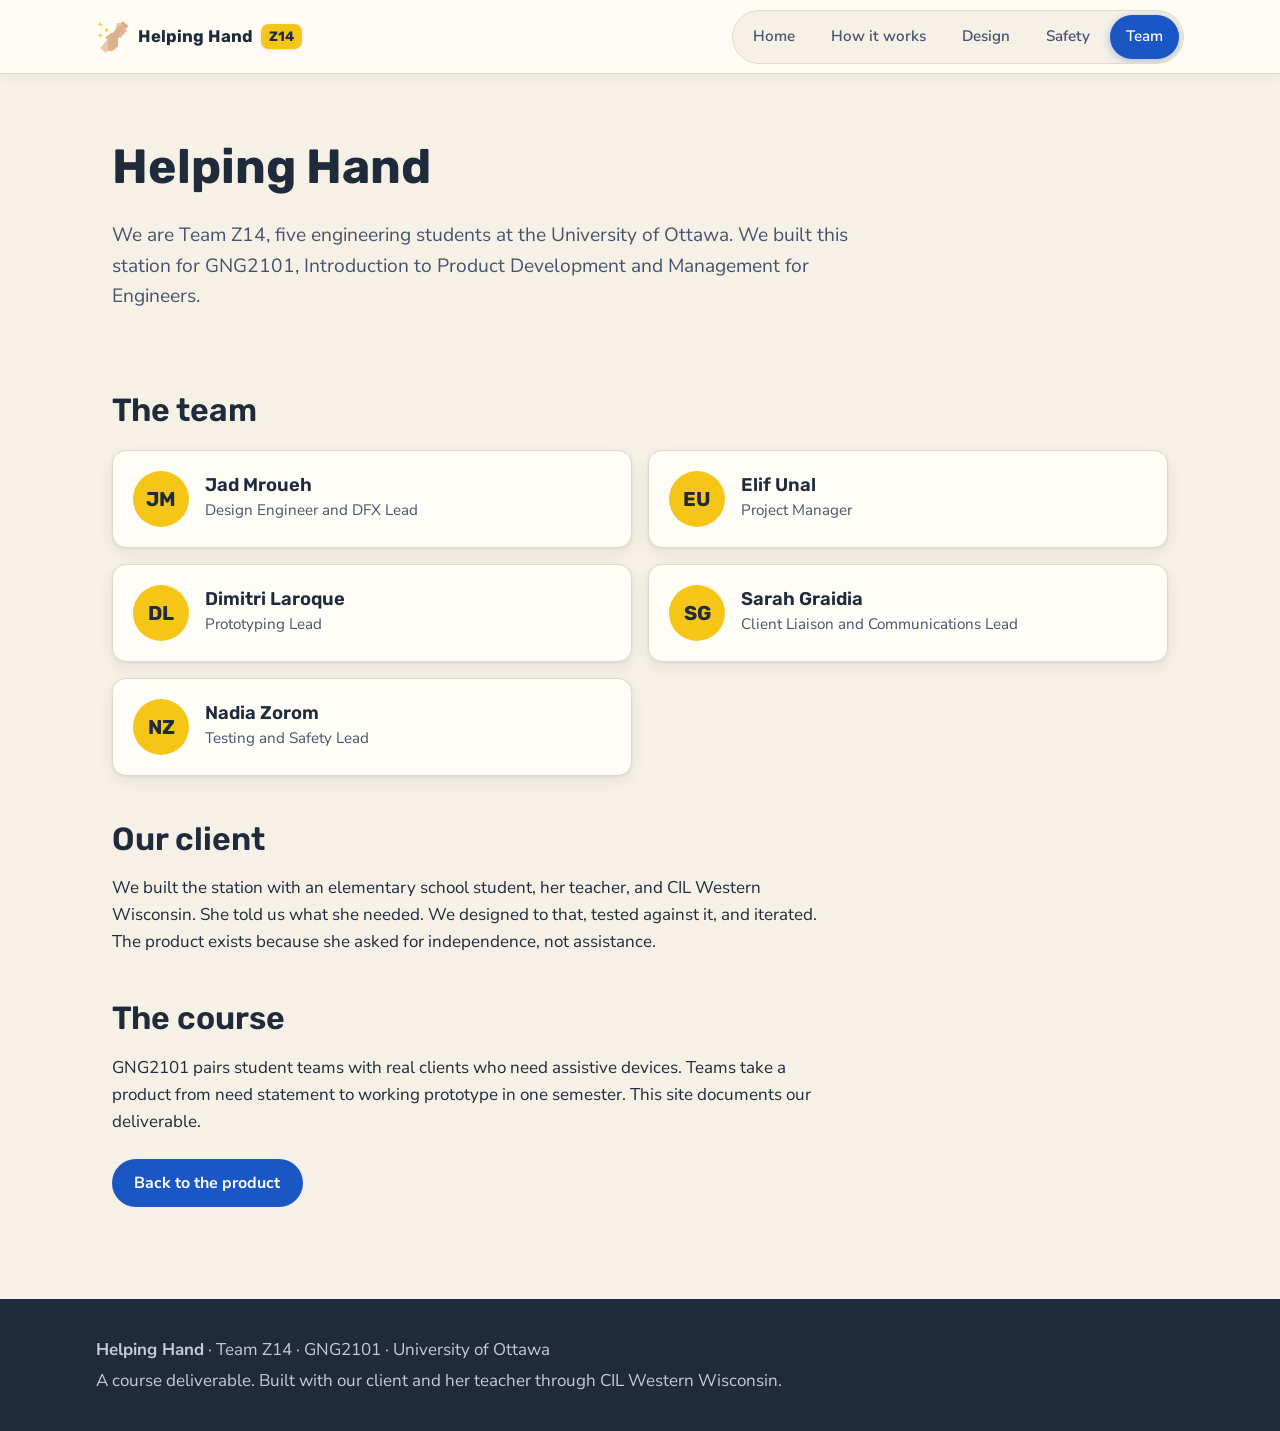
<file: team.html>
﻿<!DOCTYPE html>
<html lang="en">
<head>
  <meta charset="UTF-8">
  <meta name="viewport" content="width=device-width, initial-scale=1, viewport-fit=cover">
  <meta name="description" content="Team Z14, five engineering students at the University of Ottawa, built the one-hand adaptive cutting station for GNG2101.">
  <title>Team | One-Hand Adaptive Cutting Station | Helping Hand</title>
  <link rel="icon" href="logo.png" type="image/png">
  <link rel="stylesheet" href="styles.css">
</head>
<body>
  <a class="skip-link" href="#main">Skip to main content</a>

  <header class="site-header">
    <div class="header-inner">
      <a class="brand" href="index.html"><img class="brand-logo" src="logo.png" alt=""> Helping Hand <span class="brand-badge">Z14</span></a>
      <nav class="site-nav" aria-label="Main navigation">
        <a href="index.html">Home</a>
        <a href="how-it-works.html">How it works</a>
        <a href="design.html">Design</a>
        <a href="safety.html">Safety</a>
        <a href="team.html" aria-current="page">Team</a>
      </nav>
    </div>
  </header>

  <main id="main">
    <section class="hero reveal">
      <h1>Helping Hand</h1>
      <p class="lede">We are Team Z14, five engineering students at the University of Ottawa. We built this station for GNG2101, Introduction to Product Development and Management for Engineers.</p>
    </section>

    <section aria-labelledby="members-heading">
      <h2 id="members-heading">The team</h2>
      <ul class="team-grid">
        <li class="team-card">
          <span class="avatar" aria-hidden="true">JM</span>
          <div>
            <h3>Jad Mroueh</h3>
            <p>Design Engineer and DFX Lead</p>
          </div>
        </li>
        <li class="team-card">
          <span class="avatar" aria-hidden="true">EU</span>
          <div>
            <h3>Elif Unal</h3>
            <p>Project Manager</p>
          </div>
        </li>
        <li class="team-card">
          <span class="avatar" aria-hidden="true">DL</span>
          <div>
            <h3>Dimitri Laroque</h3>
            <p>Prototyping Lead</p>
          </div>
        </li>
        <li class="team-card">
          <span class="avatar" aria-hidden="true">SG</span>
          <div>
            <h3>Sarah Graidia</h3>
            <p>Client Liaison and Communications Lead</p>
          </div>
        </li>
        <li class="team-card">
          <span class="avatar" aria-hidden="true">NZ</span>
          <div>
            <h3>Nadia Zorom</h3>
            <p>Testing and Safety Lead</p>
          </div>
        </li>
      </ul>
    </section>

    <section aria-labelledby="client-heading" class="prose">
      <h2 id="client-heading">Our client</h2>
      <p>We built the station with an elementary school student, her teacher, and CIL Western Wisconsin. She told us what she needed. We designed to that, tested against it, and iterated. The product exists because she asked for independence, not assistance.</p>
    </section>

    <section aria-labelledby="course-heading" class="prose">
      <h2 id="course-heading">The course</h2>
      <p>GNG2101 pairs student teams with real clients who need assistive devices. Teams take a product from need statement to working prototype in one semester. This site documents our deliverable.</p>
      <div class="cta-row">
        <a class="btn btn-primary" href="index.html">Back to the product</a>
      </div>
    </section>
  </main>

  <footer class="site-footer">
    <div class="footer-inner">
      <p><strong>Helping Hand</strong> · Team Z14 · GNG2101 · University of Ottawa</p>
      <p>A course deliverable. Built with our client and her teacher through CIL Western Wisconsin.</p>
    </div>
  </footer>
</body>
</html>
</file>
<file: styles.css>
/* Team Z14, One-Hand Adaptive Cutting Station */
@import url('https://fonts.googleapis.com/css2?family=Nunito+Sans:wght@400;600;700&family=Rubik:wght@500;600;700&display=swap');

:root {
  --bg: #f6f1e7;            /* beige background */
  --surface: #fffdf8;       /* card surface */
  --ink: #1f2a3a;           /* near-black blue for text */
  --ink-soft: #46536a;      /* secondary text, 7:1+ on beige */
  --blue: #1a56c4;          /* primary blue */
  --blue-dark: #123b88;
  --blue-tint: #e3ebfa;
  --yellow: #f5c518;        /* accent yellow */
  --yellow-soft: #fdeeb8;
  --line: #e2d9c6;
  --radius: 14px;
  --shadow: 0 1px 3px rgba(31, 42, 58, 0.08), 0 6px 18px rgba(31, 42, 58, 0.06);
}

* { box-sizing: border-box; }

html { scroll-behavior: smooth; }

body {
  margin: 0;
  font-family: 'Nunito Sans', -apple-system, 'Segoe UI', sans-serif;
  font-size: 1.0625rem;
  line-height: 1.6;
  color: var(--ink);
  background: var(--bg);
  -webkit-text-size-adjust: 100%;
}

h1, h2, h3 {
  font-family: 'Rubik', -apple-system, 'Segoe UI', sans-serif;
  line-height: 1.2;
  color: var(--ink);
  margin: 0 0 0.5em;
}

h1 { font-size: clamp(1.9rem, 6vw, 3rem); font-weight: 700; }
h2 { font-size: clamp(1.4rem, 4.5vw, 2rem); font-weight: 600; }
h3 { font-size: 1.15rem; font-weight: 600; }

p { margin: 0 0 1em; }

a { color: var(--blue); }

:focus-visible {
  outline: 3px solid var(--blue);
  outline-offset: 2px;
  border-radius: 4px;
}

.skip-link {
  position: absolute;
  left: 1rem;
  top: -3.5rem;
  z-index: 100;
  background: var(--blue);
  color: #fff;
  padding: 0.75rem 1.25rem;
  border-radius: 0 0 10px 10px;
  text-decoration: none;
  transition: top 150ms ease-out;
}
.skip-link:focus { top: 0; }

/* Header */
.site-header {
  background: rgba(255, 253, 248, 0.92);
  -webkit-backdrop-filter: blur(12px);
  backdrop-filter: blur(12px);
  border-bottom: 1px solid var(--line);
  box-shadow: 0 2px 14px rgba(31, 42, 58, 0.06);
  padding: 0.6rem 1rem;
  padding-top: max(0.6rem, env(safe-area-inset-top));
  position: sticky;
  top: 0;
  z-index: 50;
}

.header-inner {
  max-width: 68rem;
  margin: 0 auto;
  display: flex;
  flex-wrap: wrap;
  align-items: center;
  gap: 0.5rem 1rem;
}

.brand {
  font-family: 'Rubik', sans-serif;
  font-weight: 700;
  font-size: 1.05rem;
  color: var(--ink);
  text-decoration: none;
  display: inline-flex;
  align-items: center;
  gap: 0.5rem;
  min-height: 44px;
}

.brand-logo {
  width: 34px;
  height: 34px;
  flex-shrink: 0;
  transform-origin: 50% 80%;
}

@media (prefers-reduced-motion: no-preference) {
  .brand:hover .brand-logo,
  .brand:focus-visible .brand-logo {
    animation: logo-wave 600ms ease-in-out;
  }

  @keyframes logo-wave {
    0%, 100% { transform: rotate(0); }
    25% { transform: rotate(-12deg); }
    60% { transform: rotate(10deg); }
  }
}

.brand-badge {
  background: var(--yellow);
  color: var(--ink);
  border-radius: 8px;
  padding: 0.1rem 0.5rem;
  font-size: 0.85rem;
  box-shadow: 0 1px 3px rgba(31, 42, 58, 0.15);
}

.site-nav {
  display: flex;
  gap: 0.25rem;
  margin-left: auto;
  background: var(--bg);
  border: 1px solid var(--line);
  border-radius: 999px;
  padding: 0.25rem;
  overflow-x: auto;
  scrollbar-width: none;
  -webkit-overflow-scrolling: touch;
}

.site-nav::-webkit-scrollbar { display: none; }

.site-nav a {
  display: inline-flex;
  align-items: center;
  justify-content: center;
  min-height: 44px;
  padding: 0.3rem 1rem;
  border-radius: 999px;
  text-decoration: none;
  color: var(--ink-soft);
  font-weight: 600;
  font-size: 0.95rem;
  white-space: nowrap;
  transition: background 200ms ease-out, color 200ms ease-out;
}

.site-nav a:hover { background: var(--blue-tint); color: var(--blue-dark); }

.site-nav a[aria-current="page"] {
  background: var(--blue);
  color: #fff;
  box-shadow: 0 2px 8px rgba(26, 86, 196, 0.35);
}

@media (max-width: 640px) {
  .header-inner {
    flex-direction: column;
    align-items: stretch;
    gap: 0.4rem;
  }
  .brand { justify-content: center; min-height: 0; }
  .site-nav { margin-left: 0; width: 100%; }
  .site-nav a {
    flex: 1;
    padding: 0.3rem 0.6rem;
    font-size: 0.875rem;
  }
}

/* Layout */
main {
  max-width: 68rem;
  margin: 0 auto;
  padding: 1.5rem 1rem 3rem;
  padding-left: max(1rem, env(safe-area-inset-left));
  padding-right: max(1rem, env(safe-area-inset-right));
}

.prose { max-width: 46rem; }

section { margin-bottom: 2.75rem; }

/* Hero */
.hero {
  padding: 2.5rem 0 1rem;
  max-width: 46rem;
}

.hero .eyebrow {
  display: inline-block;
  background: var(--yellow-soft);
  border: 1px solid var(--yellow);
  color: var(--ink);
  font-weight: 700;
  font-size: 0.85rem;
  border-radius: 999px;
  padding: 0.25rem 0.85rem;
  margin-bottom: 1rem;
}

.hero p.lede {
  font-size: 1.2rem;
  color: var(--ink-soft);
}

.cta-row {
  display: flex;
  flex-wrap: wrap;
  gap: 0.75rem;
  margin-top: 1.5rem;
}

.btn {
  display: inline-flex;
  align-items: center;
  justify-content: center;
  gap: 0.5rem;
  min-height: 48px;
  padding: 0.6rem 1.4rem;
  border-radius: 999px;
  font-weight: 700;
  font-size: 1rem;
  text-decoration: none;
  cursor: pointer;
  transition: background 200ms ease-out, transform 150ms ease-out;
  touch-action: manipulation;
}

.btn:active { transform: scale(0.97); }

.btn-primary { background: var(--blue); color: #fff; }
.btn-primary:hover { background: var(--blue-dark); }

.btn-secondary {
  background: var(--surface);
  color: var(--blue-dark);
  border: 2px solid var(--blue);
}
.btn-secondary:hover { background: var(--blue-tint); }

/* Cards */
.card-grid {
  display: grid;
  grid-template-columns: 1fr;
  gap: 1rem;
  margin: 1.25rem 0 0;
  padding: 0;
  list-style: none;
}

@media (min-width: 640px) {
  .card-grid { grid-template-columns: 1fr 1fr; }
}

.card {
  background: var(--surface);
  border: 1px solid var(--line);
  border-radius: var(--radius);
  box-shadow: var(--shadow);
  padding: 1.25rem;
}

.card .icon {
  width: 44px;
  height: 44px;
  border-radius: 12px;
  background: var(--blue-tint);
  color: var(--blue-dark);
  display: inline-flex;
  align-items: center;
  justify-content: center;
  margin-bottom: 0.75rem;
}

.card .icon svg { width: 24px; height: 24px; }

.card p { margin-bottom: 0; color: var(--ink-soft); }

/* Numbered steps */
.steps {
  list-style: none;
  counter-reset: step;
  margin: 1.25rem 0 0;
  padding: 0;
  max-width: 46rem;
}

.steps li {
  counter-increment: step;
  position: relative;
  padding: 0 0 1.5rem 3.5rem;
}

.steps li::before {
  content: counter(step);
  position: absolute;
  left: 0;
  top: 0;
  width: 2.5rem;
  height: 2.5rem;
  border-radius: 50%;
  background: var(--yellow);
  color: var(--ink);
  font-family: 'Rubik', sans-serif;
  font-weight: 700;
  display: flex;
  align-items: center;
  justify-content: center;
}

.steps li:not(:last-child)::after {
  content: "";
  position: absolute;
  left: 1.2rem;
  top: 2.75rem;
  bottom: 0.25rem;
  width: 2px;
  background: var(--line);
}

.steps h3 { margin-bottom: 0.25em; }
.steps p { color: var(--ink-soft); margin-bottom: 0; }

/* Priority list */
.priority-list {
  list-style: none;
  margin: 1rem 0 0;
  padding: 0;
  display: flex;
  flex-wrap: wrap;
  gap: 0.5rem;
}

.priority-list li {
  background: var(--surface);
  border: 1px solid var(--line);
  border-radius: 999px;
  padding: 0.4rem 1rem;
  font-weight: 600;
  display: inline-flex;
  align-items: center;
  gap: 0.5rem;
}

.priority-list .rank {
  background: var(--blue);
  color: #fff;
  width: 1.5rem;
  height: 1.5rem;
  border-radius: 50%;
  display: inline-flex;
  align-items: center;
  justify-content: center;
  font-size: 0.8rem;
  font-family: 'Rubik', sans-serif;
}

/* Prototype photos */
.site-photo {
  margin: 1.25rem 0;
}

.site-photo img {
  width: 100%;
  height: auto;
  border-radius: var(--radius);
  border: 1px solid var(--line);
  box-shadow: var(--shadow);
}

.site-photo figcaption {
  margin-top: 0.5rem;
  font-size: 0.9rem;
  color: var(--ink-soft);
}

.photo-grid {
  display: grid;
  grid-template-columns: 1fr;
  gap: 0 1rem;
  max-width: 46rem;
}

@media (min-width: 640px) {
  .photo-grid { grid-template-columns: 1fr 1fr; }
}

/* Estimate note */
.estimate {
  background: var(--yellow-soft);
  border-left: 5px solid var(--yellow);
  border-radius: 0 var(--radius) var(--radius) 0;
  padding: 1rem 1.25rem;
  margin: 1.25rem 0;
  max-width: 46rem;
}

.estimate p { margin-bottom: 0.35em; }
.estimate .label {
  font-size: 0.8rem;
  font-weight: 700;
  text-transform: uppercase;
  letter-spacing: 0.04em;
  color: var(--ink-soft);
}

/* Tables */
.table-wrap { overflow-x: auto; }

table {
  border-collapse: collapse;
  width: 100%;
  max-width: 46rem;
  background: var(--surface);
  border: 1px solid var(--line);
  border-radius: var(--radius);
  overflow: hidden;
}

th, td {
  text-align: left;
  padding: 0.75rem 1rem;
  border-bottom: 1px solid var(--line);
}

th {
  background: var(--blue);
  color: #fff;
  font-family: 'Rubik', sans-serif;
  font-weight: 600;
}

tr:last-child td { border-bottom: none; }

/* Team */
.team-grid {
  display: grid;
  grid-template-columns: 1fr;
  gap: 1rem;
  margin: 1.25rem 0 0;
  padding: 0;
  list-style: none;
}

@media (min-width: 640px) {
  .team-grid { grid-template-columns: 1fr 1fr; }
}

.team-card {
  background: var(--surface);
  border: 1px solid var(--line);
  border-radius: var(--radius);
  box-shadow: var(--shadow);
  padding: 1.25rem;
  display: flex;
  align-items: center;
  gap: 1rem;
}

.team-card .avatar {
  width: 56px;
  height: 56px;
  border-radius: 50%;
  background: var(--yellow);
  color: var(--ink);
  font-family: 'Rubik', sans-serif;
  font-weight: 700;
  font-size: 1.25rem;
  display: flex;
  align-items: center;
  justify-content: center;
  flex-shrink: 0;
}

.team-card h3 { margin-bottom: 0.1em; }
.team-card p { margin: 0; color: var(--ink-soft); font-size: 0.95rem; }

.todo-note {
  background: var(--blue-tint);
  border: 1px dashed var(--blue);
  border-radius: var(--radius);
  padding: 0.85rem 1.15rem;
  color: var(--blue-dark);
  font-weight: 600;
  max-width: 46rem;
}

/* Footer */
.site-footer {
  background: var(--ink);
  color: #e8ecf4;
  padding: 2rem 1rem;
  padding-bottom: max(2rem, env(safe-area-inset-bottom));
}

.footer-inner {
  max-width: 68rem;
  margin: 0 auto;
}

.site-footer p { margin: 0.25em 0; color: #c3cbdb; }
.site-footer a { color: var(--yellow); }

/* Reveal animation */
@media (prefers-reduced-motion: no-preference) {
  .reveal {
    opacity: 0;
    transform: translateY(12px);
    animation: reveal 500ms ease-out forwards;
  }
  @keyframes reveal {
    to { opacity: 1; transform: none; }
  }
}
</file>
